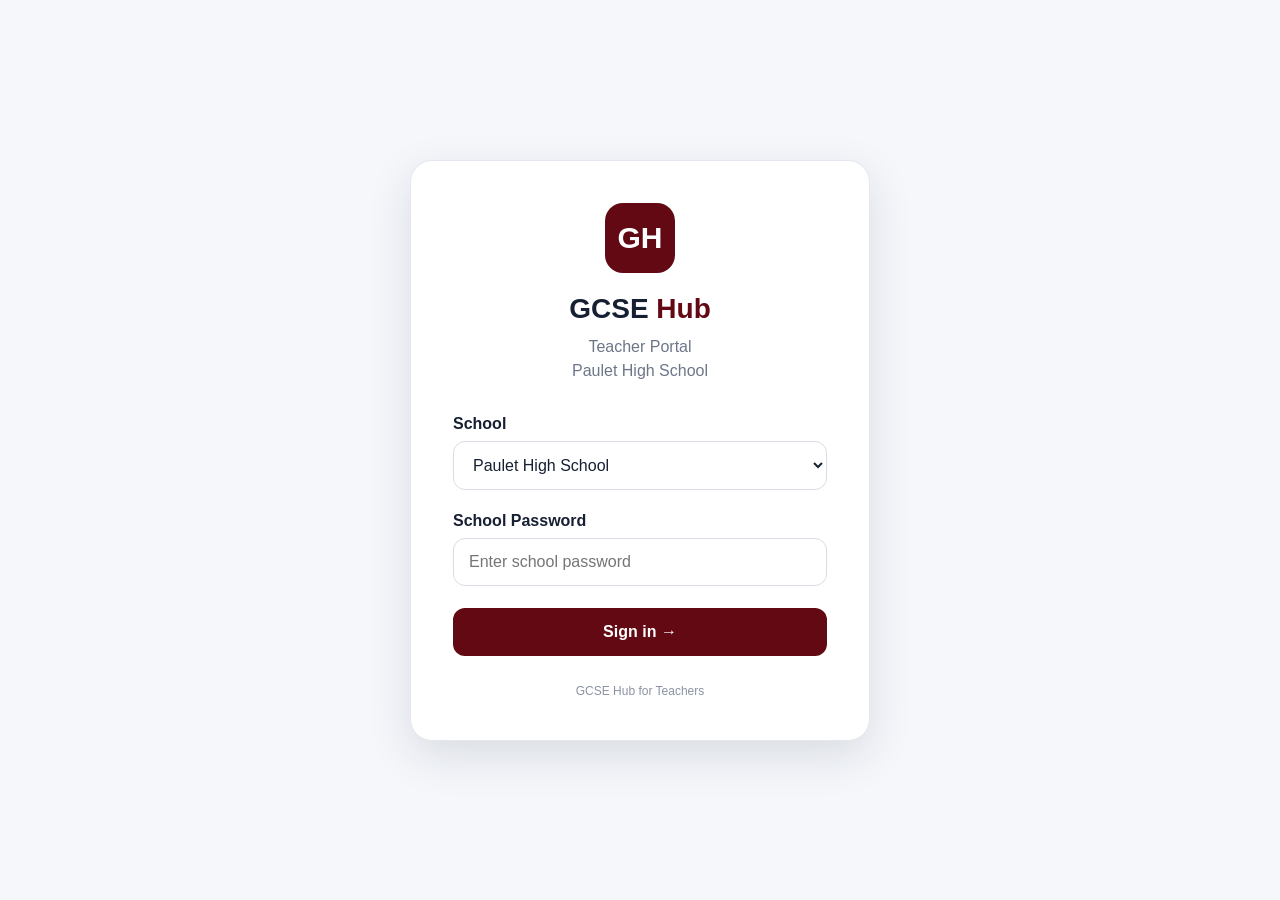
<file: index.html>
<!DOCTYPE html>
<html lang="en">

<head>
    <meta charset="UTF-8">
    <meta
        name="viewport"
        content="width=device-width, initial-scale=1.0"
    >

    <title>GCSE Hub for Teachers</title>

    <script>
        window.location.replace("login.html");
    </script>

</head>

<body>

    <p>Opening GCSE Hub for Teachers…</p>

</body>

</html>
</file>
